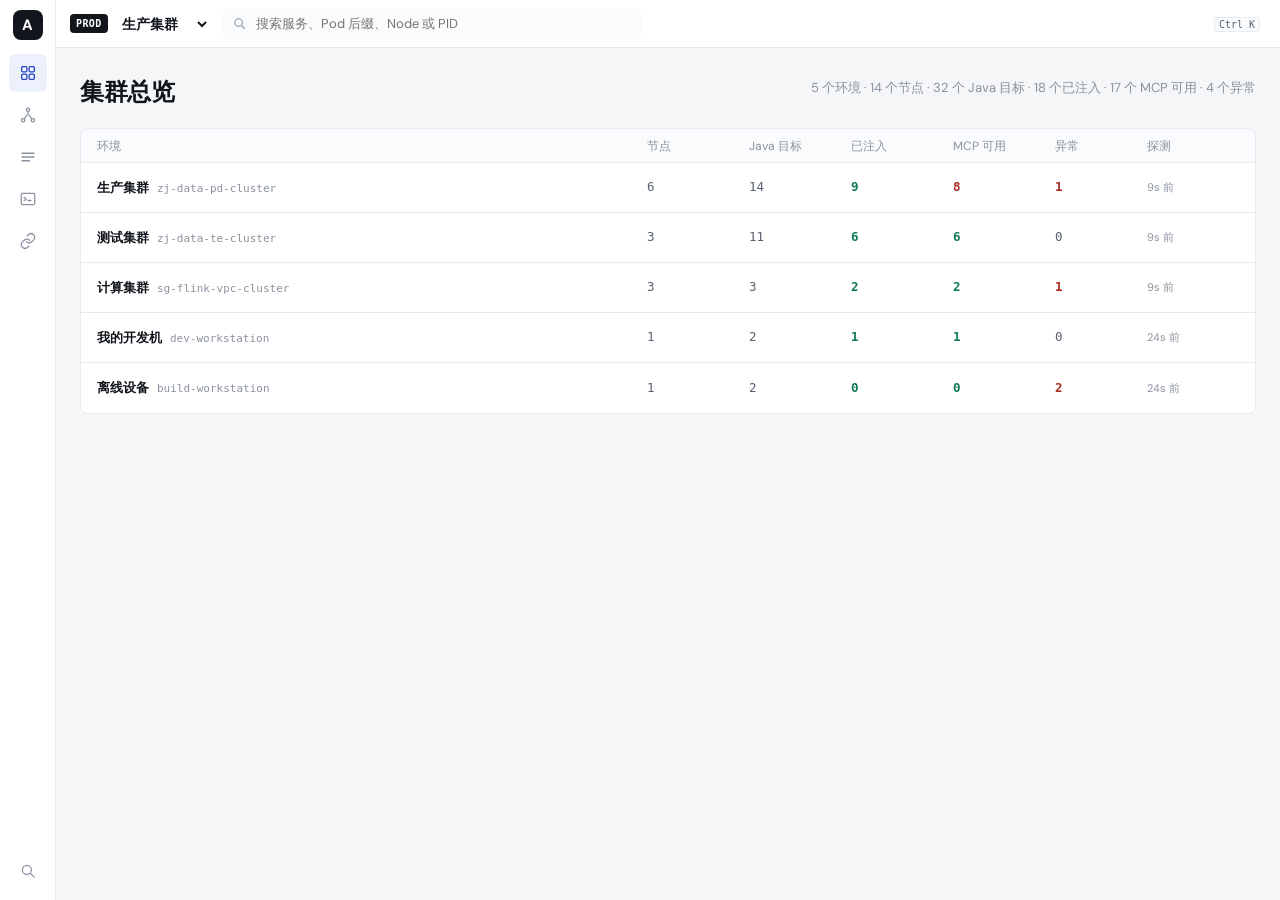
<file: docs/index.html>
<!doctype html>
<html lang="zh-CN"><head><meta charset="utf-8"><meta name="viewport" content="width=device-width,initial-scale=1"><meta http-equiv="refresh" content="0;url=preview/"><title>Arthas Workbench · UI preview</title></head><body><p><a href="preview/">打开 Arthas Workbench 交互原型（全部为模拟数据）</a></p><p><a href="https://github.com/hatricks-s/arthas-workbench">项目仓库与使用说明</a></p></body></html>
</file>
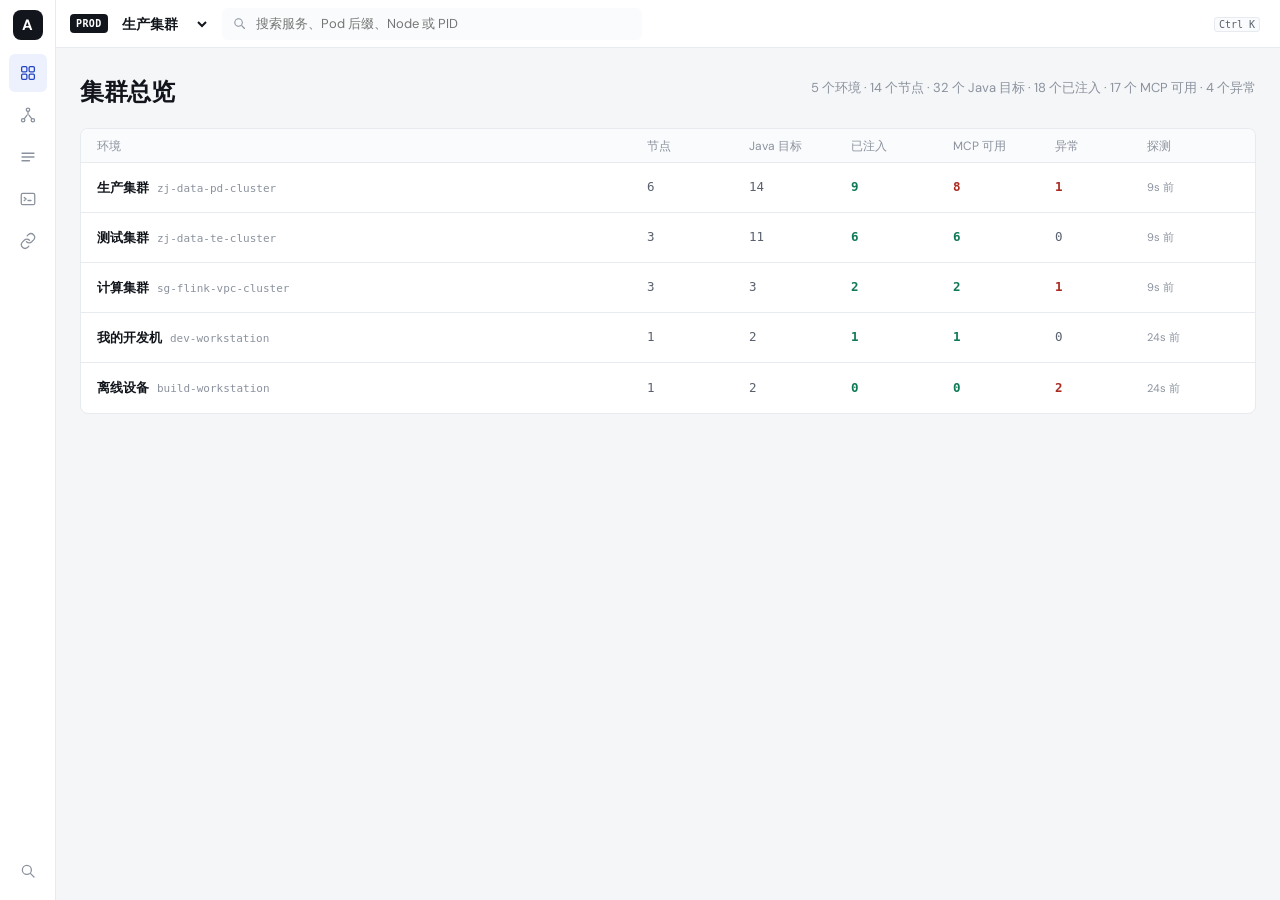
<file: ui-prototype/index.html>
<!doctype html>
<html lang="zh-CN">
  <head>
    <meta charset="utf-8" />
    <meta name="viewport" content="width=device-width, initial-scale=1" />
    <meta name="theme-color" content="#f5f6f8" />
    <meta
      name="description"
      content="Arthas Workbench 原型：同一屏完成目标选择、多副本对比与证据查看。"
    />
    <meta
      http-equiv="Content-Security-Policy"
      content="default-src 'none'; script-src 'self'; style-src 'self'; font-src 'self'; img-src 'self' data:; connect-src 'none'; base-uri 'none'; form-action 'none'"
    />
    <title>Arthas Workbench · Java 运行时诊断台</title>
    <link
      rel="icon"
      href="data:image/svg+xml,%3Csvg xmlns='http://www.w3.org/2000/svg' viewBox='0 0 32 32'%3E%3Crect width='32' height='32' rx='8' fill='%2312161c'/%3E%3Cpath d='M9 23 16 9l7 14M11.5 18h9' fill='none' stroke='%23fff' stroke-width='2.4' stroke-linecap='round' stroke-linejoin='round'/%3E%3C/svg%3E"
    />
    <link rel="preload" href="./fonts/DM-Sans.ttf" as="font" type="font/ttf" crossorigin />
    <link rel="stylesheet" href="./style.css" />
    <script src="./model.js" defer></script>
    <script src="./app.js" defer></script>
  </head>
  <body>
    <svg class="sprite" xmlns="http://www.w3.org/2000/svg" aria-hidden="true">
      <defs>
        <symbol id="i-grid" viewBox="0 0 24 24">
          <rect x="3.5" y="3.5" width="7" height="7" rx="1.5" />
          <rect x="13.5" y="3.5" width="7" height="7" rx="1.5" />
          <rect x="3.5" y="13.5" width="7" height="7" rx="1.5" />
          <rect x="13.5" y="13.5" width="7" height="7" rx="1.5" />
        </symbol>
        <symbol id="i-list" viewBox="0 0 24 24">
          <path d="M4 7h16M4 12h16M4 17h10" />
        </symbol>
        <symbol id="i-flow" viewBox="0 0 24 24">
          <circle cx="12" cy="5" r="2.3" />
          <circle cx="5.5" cy="19" r="2.3" />
          <circle cx="18.5" cy="19" r="2.3" />
          <path d="M12 7.3v4.2M10.4 12.6l-3 4M13.6 12.6l3 4" />
        </symbol>
        <symbol id="i-search" viewBox="0 0 24 24">
          <circle cx="10.5" cy="10.5" r="6" />
          <path d="m15.5 15.5 4.5 4.5" />
        </symbol>
        <symbol id="i-play" viewBox="0 0 24 24">
          <path d="m8 5 11 7-11 7V5Z" />
        </symbol>
        <symbol id="i-link" viewBox="0 0 24 24">
          <path d="M10 13a5 5 0 0 0 7 0l2.8-2.8a5 5 0 0 0-7-7L11 5" />
          <path d="M14 11a5 5 0 0 0-7 0l-2.8 2.8a5 5 0 0 0 7 7L13 19" />
        </symbol>
        <symbol id="i-close" viewBox="0 0 24 24">
          <path d="M6 6l12 12M18 6 6 18" />
        </symbol>
        <symbol id="i-alert" viewBox="0 0 24 24">
          <path d="M12 3.5 2.8 20h18.4L12 3.5Z" />
          <path d="M12 9.5v4.5m0 3h.01" />
        </symbol>
        <symbol id="i-check" viewBox="0 0 24 24">
          <path d="m5 12 4.5 4.5L19 7" />
        </symbol>
        <symbol id="i-chevron" viewBox="0 0 24 24">
          <path d="m8 10 4 4 4-4" />
        </symbol>
        <symbol id="i-terminal" viewBox="0 0 24 24">
          <rect x="3" y="4.5" width="18" height="15" rx="2" />
          <path d="m7 10 2.5 2L7 14m5 0h4" />
        </symbol>
        <symbol id="i-copy" viewBox="0 0 24 24">
          <rect x="9" y="9" width="11" height="11" rx="2" />
          <path d="M15 5.5V5a2 2 0 0 0-2-2H5a2 2 0 0 0-2 2v8a2 2 0 0 0 2 2h.5" />
        </symbol>
        <symbol id="i-bolt" viewBox="0 0 24 24">
          <path d="M13 2.5 4.5 14H11l-1 7.5L19.5 10H13l1-7.5Z" />
        </symbol>
        <symbol id="i-stop" viewBox="0 0 24 24">
          <rect x="6.5" y="6.5" width="11" height="11" rx="2" />
        </symbol>
      </defs>
    </svg>

    <a class="skip" href="#list">跳到目标列表</a>

    <div class="app">
      <!-- 左侧 56px 图标轨：只有三个入口 -->
      <nav class="rail" aria-label="主导航">
        <span class="rail-mark" aria-hidden="true">A</span>
        <button class="rail-btn" data-view="overview" aria-label="总览" title="集群总览 (1)">
          <svg class="ic"><use href="#i-grid" /></svg>
        </button>
        <button class="rail-btn" data-view="nodes" aria-label="集群" title="集群与节点 (2)">
          <svg class="ic"><use href="#i-flow" /></svg>
        </button>
        <button class="rail-btn" data-view="workbench" aria-label="诊断台" title="目标诊断 (3)">
          <svg class="ic"><use href="#i-list" /></svg>
        </button>
        <button class="rail-btn" data-view="ledger" aria-label="批次" title="批次账本 (4)">
          <svg class="ic"><use href="#i-terminal" /></svg>
        </button>
        <button class="rail-btn" data-view="pipeline" aria-label="链路" title="注入链路与 MCP (5)">
          <svg class="ic"><use href="#i-link" /></svg>
        </button>
        <button class="rail-btn rail-bottom" id="open-cmdk" aria-label="命令面板" title="命令面板 (Ctrl+K)">
          <svg class="ic"><use href="#i-search" /></svg>
        </button>
      </nav>

      <div class="shell">
        <!-- 48px 顶栏：环境 + 搜索，选中后原位变为执行条 -->
        <header class="topbar">
          <div class="env">
            <span class="tier" id="tier">PROD</span>
            <select id="env-select" aria-label="切换环境"></select>
          </div>

          <div class="topbar-slot" id="slot-idle">
            <label class="search">
              <svg class="ic sm"><use href="#i-search" /></svg>
              <input id="search" type="search" placeholder="搜索服务、Pod 后缀、Node 或 PID" aria-label="搜索目标" />
            </label>
          </div>

          <div class="topbar-slot" id="slot-action" hidden>
            <span class="sel-count" id="sel-count">已选 3 个</span>
            <select id="tool-select" class="tool-select" aria-label="诊断工具"></select>
            <input id="arg-class" class="arg" value="sample.orders.OrderOrchestrator" aria-label="类匹配" />
            <input id="arg-method" class="arg narrow" value="createOrder" aria-label="方法匹配" />
            <button class="btn-primary" id="run-btn" type="button">
              <svg class="ic sm"><use href="#i-play" /></svg><span>执行</span><kbd>⌘↵</kbd>
            </button>
            <button class="btn-text" id="clear-sel" type="button">取消</button>
          </div>

          <button class="kbd-hint" id="cmdk-btn" type="button" aria-label="打开命令面板">
            <kbd>Ctrl K</kbd>
          </button>
        </header>

        <!-- 视图一：集群总览 -->
        <main class="overview" id="view-overview" hidden>
          <div class="page">
            <header class="page-head">
              <h1>集群总览</h1>
              <p id="fleet-summary">正在汇总…</p>
            </header>
            <div class="fleet" id="fleet-table"></div>
          </div>
        </main>

        <!-- 视图二：集群与节点 -->
        <main class="nodes" id="view-nodes" hidden>
          <div class="page">
            <header class="page-head">
              <div>
                <h1 id="nodes-title">集群</h1>
                <p id="nodes-summary"></p>
              </div>
              <button class="btn-text" id="nodes-to-targets" type="button">查看目标列表</button>
            </header>
            <div class="node-table" id="node-table"></div>
          </div>
        </main>

        <!-- 视图三：目标列表 + 证据 -->
        <main class="workbench" id="view-workbench">
          <section class="targets" aria-label="诊断目标">
            <div class="list-head">
              <span class="list-title">
                <button class="back-link" id="targets-back" type="button" aria-label="返回节点视图">← 节点</button>
                <strong id="target-count">14</strong> 个目标
              </span>
              <label class="ns-filter">
                <select id="ns-select" aria-label="按 Namespace 筛选"></select>
              </label>
            </div>
            <div class="list" id="list" tabindex="-1"></div>
            <div class="list-foot" id="list-foot"></div>
          </section>

          <section class="evidence" id="evidence" aria-label="诊断证据"></section>
        </main>

        <!-- 视图二：批次账本 -->
        <main class="ledger" id="view-ledger" hidden>
          <section class="ledger-list">
            <div class="ledger-head">
              <h1>批次</h1>
              <div class="ledger-tools">
                <input id="ledger-search" type="search" placeholder="搜索批次或实例" aria-label="搜索批次" />
                <select id="ledger-source" aria-label="按来源筛选">
                  <option value="all">全部来源</option>
                  <option value="web">Web</option>
                  <option value="mcp">MCP</option>
                </select>
              </div>
            </div>
            <div class="ledger-rows" id="ledger-rows"></div>
          </section>
          <section class="evidence" id="ledger-evidence" aria-label="批次证据"></section>
        </main>

        <!-- 视图三：注入链路与 MCP -->
        <main class="pipeline" id="view-pipeline" hidden>
          <div class="pipeline-inner">
            <h1>目标接入链路</h1>
            <p class="lead">浏览器只负责选择与查看。连接、注入与执行由服务器侧的 K8s 通道完成。</p>

            <ol class="steps">
              <li>
                <h2>K8s WebSocket 通道</h2>
                <p>服务端用 <code>v4.channel.k8s.io</code> 直接复用 APIServer 连接，不再为每个目标启动 <code>kubectl port-forward</code> 进程，也不占用本地端口。</p>
              </li>
              <li>
                <h2>按需注入</h2>
                <p>发现目标不等于已挂载。执行诊断时才下发精简包并调用 <code>jattach</code>，不启动第二个 JVM；<code>/tmp</code> 已有同版本包则直接复用。</p>
              </li>
              <li>
                <h2>身份固定</h2>
                <p>执行前确认 Pod UID、容器与真实 Java PID（容器内通常不是 1 号进程）。Pod 重建后旧任务中断，不会在新实例上重放。</p>
              </li>
              <li>
                <h2>本机开发机</h2>
                <p>同事电脑通过一次配对建立反向连接，扫描本机 JVM 无需配置 <code>JAVA_HOME</code>。</p>
              </li>
            </ol>

            <section class="mcp">
              <div class="mcp-head">
                <h2>MCP 接入</h2>
                <button class="btn-text" id="copy-mcp" type="button">
                  <svg class="ic sm"><use href="#i-copy" /></svg>复制
                </button>
              </div>
              <pre id="mcp-config">{
  "mcpServers": {
    "arthas-workbench": {
      "type": "streamable-http",
      "url": "https://arthas.example.internal/mcp",
      "headers": { "Authorization": "Bearer &lt;token&gt;" }
    }
  }
}</pre>
              <table class="env-table">
                <thead><tr><th>环境</th><th>通道</th><th>就绪</th><th></th></tr></thead>
                <tbody id="env-rows"></tbody>
              </table>
            </section>
          </div>
        </main>
      </div>
    </div>

    <dialog class="palette" id="palette" aria-label="命令面板">
      <div class="palette-box">
        <input id="palette-input" type="text" placeholder="输入命令或搜索目标" autocomplete="off" />
        <div class="palette-list" id="palette-list"></div>
      </div>
    </dialog>

    <dialog class="sheet" id="sheet" aria-labelledby="sheet-title">
      <div class="sheet-box">
        <header class="sheet-head">
          <h2 id="sheet-title">详情</h2>
          <button class="icon-btn" id="sheet-close" type="button" aria-label="关闭">
            <svg class="ic sm"><use href="#i-close" /></svg>
          </button>
        </header>
        <div class="sheet-body" id="sheet-body"></div>
      </div>
    </dialog>

    <p class="toast" id="toast" role="status" aria-live="polite" hidden></p>
  </body>
</html>
</file>
<file: ui-prototype/style.css>
@font-face {
  font-family: "DM Sans";
  src: url("./fonts/DM-Sans.ttf") format("truetype");
  font-weight: 100 900;
  font-display: swap;
}

/* =========================================================
   Tokens — one light system. Code/stack evidence is the only
   dark surface, and it is always a contained block.
   ========================================================= */
:root {
  --bg: #f5f6f8;
  --surface: #ffffff;
  --surface-2: #fafbfc;
  --hover: #f3f5f8;
  --selected: #eef2fe;

  --ink: #12161c;
  --ink-2: #59616e;
  --ink-3: #8b929e;

  --line: #e7eaef;
  --line-strong: #d7dce4;

  --accent: #2f5bea;
  --accent-ink: #2546c0;
  --accent-bg: #edf1fe;

  --ok: #0f7a55;
  --ok-bg: #e8f5ef;
  --warn: #946000;
  --warn-bg: #fbf2e1;
  --bad: #ab2b21;
  --bad-bg: #fcebe9;

  --code: #12161d;
  --code-2: #1a202a;
  --code-ink: #e7eaf0;
  --code-ink-2: #9aa4b4;

  --sans: "DM Sans", "PingFang SC", "Hiragino Sans GB", "Microsoft YaHei UI", system-ui, sans-serif;
  --mono: "JetBrains Mono", "Cascadia Code", "SFMono-Regular", Consolas, monospace;

  --r: 6px;
  --ease: cubic-bezier(0.16, 1, 0.3, 1);
}

*,
*::before,
*::after {
  box-sizing: border-box;
}

[hidden] {
  display: none !important;
}

html,
body {
  height: 100%;
  margin: 0;
  background: var(--bg);
  color: var(--ink);
  font-family: var(--sans);
  font-size: 14px;
  line-height: 1.5;
  font-variant-numeric: tabular-nums;
  -webkit-font-smoothing: antialiased;
  overflow: hidden;
}

button,
input,
select {
  font: inherit;
  color: inherit;
}

button {
  cursor: pointer;
  border: 0;
  background: none;
}

button:disabled {
  cursor: not-allowed;
  opacity: 0.45;
}

:focus-visible {
  outline: 2px solid var(--accent);
  outline-offset: 1px;
}

.sprite {
  position: absolute;
  width: 0;
  height: 0;
}

.list,
.evidence,
.ledger-rows,
.palette-list,
.sheet-body,
.pipeline {
  scrollbar-width: thin;
  scrollbar-color: var(--line-strong) transparent;
}

.list::-webkit-scrollbar,
.evidence::-webkit-scrollbar,
.ledger-rows::-webkit-scrollbar,
.palette-list::-webkit-scrollbar,
.sheet-body::-webkit-scrollbar,
.pipeline::-webkit-scrollbar {
  width: 11px;
  height: 11px;
}

.list::-webkit-scrollbar-thumb,
.evidence::-webkit-scrollbar-thumb,
.ledger-rows::-webkit-scrollbar-thumb,
.palette-list::-webkit-scrollbar-thumb,
.sheet-body::-webkit-scrollbar-thumb,
.pipeline::-webkit-scrollbar-thumb {
  border: 3px solid transparent;
  border-radius: 8px;
  background-clip: content-box;
  background-color: #cfd5df;
}

.list::-webkit-scrollbar-thumb:hover,
.evidence::-webkit-scrollbar-thumb:hover {
  background-color: #b3bccb;
}

.ic {
  width: 18px;
  height: 18px;
  fill: none;
  stroke: currentColor;
  stroke-width: 1.7;
  stroke-linecap: round;
  stroke-linejoin: round;
  flex: none;
}

.ic.sm {
  width: 15px;
  height: 15px;
}

.skip {
  position: fixed;
  top: -40px;
  left: 12px;
  z-index: 50;
  padding: 8px 12px;
  background: var(--ink);
  color: #fff;
  border-radius: var(--r);
  text-decoration: none;
}

.skip:focus {
  top: 8px;
}

/* =========================================================
   Frame
   ========================================================= */
.app {
  display: grid;
  grid-template-columns: 56px minmax(0, 1fr);
  height: 100dvh;
}

.rail {
  display: flex;
  flex-direction: column;
  align-items: center;
  gap: 4px;
  padding: 10px 0;
  background: var(--surface);
  border-right: 1px solid var(--line);
}

.rail-mark {
  display: grid;
  place-items: center;
  width: 30px;
  height: 30px;
  margin-bottom: 10px;
  border-radius: 8px;
  background: var(--ink);
  color: #fff;
  font-weight: 700;
  font-size: 15px;
}

.rail-btn {
  display: grid;
  place-items: center;
  width: 38px;
  height: 38px;
  border-radius: var(--r);
  color: var(--ink-3);
  transition: background 120ms var(--ease), color 120ms var(--ease);
}

.rail-btn:hover {
  background: var(--hover);
  color: var(--ink);
}

.rail-btn[aria-current="page"] {
  background: var(--accent-bg);
  color: var(--accent-ink);
}

.rail-bottom {
  margin-top: auto;
}

.shell {
  display: flex;
  flex-direction: column;
  min-width: 0;
  height: 100dvh;
}

/* =========================================================
   Topbar — exactly one row, 48px
   ========================================================= */
.topbar {
  display: flex;
  align-items: center;
  gap: 12px;
  height: 48px;
  flex: none;
  padding: 0 14px;
  background: var(--surface);
  border-bottom: 1px solid var(--line);
}

.env {
  display: flex;
  align-items: center;
  gap: 8px;
  flex: none;
}

.tier {
  padding: 2px 6px;
  border-radius: 4px;
  background: var(--ink);
  color: #fff;
  font-family: var(--mono);
  font-size: 10px;
  font-weight: 700;
  letter-spacing: 0.04em;
}

.tier[data-tier="TEST"] {
  background: #33415c;
}

.tier[data-tier="DATA"] {
  background: #1f4d43;
}

.tier[data-tier="LOCAL"] {
  background: #3d4a5c;
}

.tier[data-tier="OFFLINE"] {
  background: #6b7482;
}

#env-select {
  max-width: 240px;
  padding: 4px 2px;
  border: 0;
  background: transparent;
  font-size: 14px;
  font-weight: 600;
  cursor: pointer;
}

#env-select:focus {
  outline: none;
}

.topbar-slot {
  display: flex;
  align-items: center;
  gap: 8px;
  flex: 1;
  min-width: 0;
}

/* Search is a quiet input, not a bordered field everywhere */
.search {
  display: flex;
  align-items: center;
  gap: 7px;
  flex: 1;
  max-width: 420px;
  height: 32px;
  padding: 0 10px;
  border-radius: var(--r);
  background: var(--surface-2);
  color: var(--ink-3);
  transition: background 120ms var(--ease), box-shadow 120ms var(--ease);
}

.search:focus-within {
  background: var(--surface);
  box-shadow: inset 0 0 0 1px var(--line-strong);
}

.search input {
  flex: 1;
  min-width: 0;
  border: 0;
  background: transparent;
  font-size: 13px;
  color: var(--ink);
}

.search input:focus {
  outline: none;
}

.sel-count {
  font-size: 13px;
  font-weight: 600;
  white-space: nowrap;
}

.tool-select {
  height: 30px;
  padding: 0 26px 0 8px;
  border: 1px solid var(--line-strong);
  border-radius: var(--r);
  background: var(--surface);
  font-size: 13px;
  font-weight: 500;
  cursor: pointer;
}

.arg {
  width: 240px;
  min-width: 90px;
  height: 30px;
  padding: 0 8px;
  border: 1px solid var(--line-strong);
  border-radius: var(--r);
  background: var(--surface);
  font-family: var(--mono);
  font-size: 12px;
}

.arg.narrow {
  width: 120px;
}

.btn-primary {
  display: inline-flex;
  align-items: center;
  gap: 6px;
  height: 30px;
  padding: 0 10px;
  border-radius: var(--r);
  background: var(--accent);
  color: #fff;
  font-size: 13px;
  font-weight: 600;
  white-space: nowrap;
  transition: background 120ms var(--ease);
}

.btn-primary:hover {
  background: var(--accent-ink);
}

.btn-primary kbd,
.kbd-hint kbd {
  padding: 1px 4px;
  border-radius: 3px;
  font-family: var(--mono);
  font-size: 10px;
  font-weight: 500;
}

.btn-primary kbd {
  background: rgba(255, 255, 255, 0.18);
  color: rgba(255, 255, 255, 0.9);
}

.btn-text {
  display: inline-flex;
  align-items: center;
  gap: 5px;
  height: 30px;
  padding: 0 6px;
  border-radius: var(--r);
  color: var(--ink-2);
  font-size: 13px;
  white-space: nowrap;
}

.btn-text:hover {
  color: var(--ink);
  background: var(--hover);
}

.kbd-hint {
  flex: none;
  padding: 3px 6px;
  border-radius: 4px;
  color: var(--ink-3);
}

.kbd-hint kbd {
  background: var(--surface-2);
  border: 1px solid var(--line);
  color: var(--ink-2);
}

/* =========================================================
   Workbench: list + evidence
   ========================================================= */
.workbench {
  display: grid;
  grid-template-columns: clamp(320px, 27%, 430px) minmax(0, 1fr);
  flex: 1;
  min-height: 0;
  background: var(--bg);
}

.targets {
  display: flex;
  flex-direction: column;
  min-width: 0;
  min-height: 0;
  background: var(--surface);
  border-right: 1px solid var(--line);
}

.list-head {
  display: flex;
  align-items: center;
  justify-content: space-between;
  gap: 8px;
  height: 38px;
  flex: none;
  padding: 0 14px;
  border-bottom: 1px solid var(--line);
}

.list-title {
  font-size: 12px;
  color: var(--ink-3);
}

.list-title strong {
  color: var(--ink);
  font-family: var(--mono);
  font-size: 13px;
  font-weight: 600;
}

.ns-filter select {
  max-width: 190px;
  border: 0;
  background: transparent;
  color: var(--ink-2);
  font-size: 12px;
  cursor: pointer;
}

.ns-filter select:focus {
  outline: none;
}

.list {
  flex: 1;
  min-height: 0;
  overflow: auto;
  padding-bottom: 8px;
}

.list:focus {
  outline: none;
}

.group {
  padding: 16px 14px 6px;
  font-size: 12px;
  color: var(--ink-3);
  display: flex;
  align-items: baseline;
  gap: 6px;
}

.group strong {
  color: var(--ink-2);
  font-weight: 600;
}

.group span {
  font-family: var(--mono);
  font-size: 11px;
}

.row {
  display: grid;
  grid-template-columns: 18px minmax(0, 1fr) auto 58px;
  align-items: center;
  gap: 10px;
  height: 44px;
  padding: 0 14px;
  cursor: pointer;
  border-left: 2px solid transparent;
  transition: background 100ms var(--ease);
}

.row:hover {
  background: var(--hover);
}

.row.focused {
  background: var(--surface-2);
  border-left-color: var(--accent);
}

.row.checked {
  background: var(--selected);
  border-left-color: var(--accent);
}

.row input[type="checkbox"] {
  width: 15px;
  height: 15px;
  accent-color: var(--accent);
  cursor: pointer;
}

.row-main {
  display: flex;
  align-items: baseline;
  gap: 7px;
  min-width: 0;
}

.row-id {
  font-family: var(--mono);
  font-size: 13px;
  font-weight: 500;
  color: var(--ink);
  white-space: nowrap;
}

.row-gen {
  padding: 0 4px;
  border-radius: 3px;
  background: var(--warn-bg);
  color: var(--warn);
  font-family: var(--mono);
  font-size: 10.5px;
  font-weight: 600;
}

.row-state {
  display: inline-flex;
  align-items: center;
  gap: 5px;
  font-size: 12px;
  color: var(--ink-2);
  white-space: nowrap;
}

.dot {
  width: 6px;
  height: 6px;
  border-radius: 50%;
  flex: none;
  background: var(--ink-3);
}

.dot.ready {
  background: var(--ok);
}

.dot.mounting {
  background: var(--warn);
}

.dot.discovered {
  background: transparent;
  box-shadow: inset 0 0 0 1.5px var(--ink-3);
}

.dot.offline {
  background: var(--line-strong);
}

.row-metric {
  text-align: right;
  font-family: var(--mono);
  font-size: 12.5px;
  color: var(--ink-2);
}

.row-metric.hot {
  color: var(--bad);
  font-weight: 600;
}

.list-foot {
  flex: none;
  padding: 8px 14px;
  border-top: 1px solid var(--line);
  font-size: 12px;
  color: var(--ink-3);
  min-height: 33px;
}

.empty {
  padding: 28px 14px;
  font-size: 13px;
  color: var(--ink-3);
  text-align: center;
}

/* =========================================================
   Evidence pane
   ========================================================= */
.evidence {
  display: flex;
  flex-direction: column;
  align-items: stretch;
  min-width: 0;
  min-height: 0;
  overflow: auto;
  background: var(--bg);
  padding: 0 24px;
}

.ev-inner {
  display: flex;
  flex-direction: column;
  width: 100%;
  max-width: 1240px;
  margin: 0 auto;
}

.ev-head {
  position: sticky;
  top: 0;
  z-index: 2;
  display: flex;
  align-items: flex-start;
  justify-content: space-between;
  gap: 12px;
  padding: 18px 0 12px;
  background: var(--bg);
}

.ev-head h1 {
  margin: 0;
  font-size: 20px;
  font-weight: 650;
  letter-spacing: -0.01em;
}

.ev-sub {
  margin-top: 3px;
  font-size: 12px;
  color: var(--ink-3);
  font-family: var(--mono);
}

.ev-actions {
  display: flex;
  align-items: center;
  gap: 4px;
  flex: none;
}

.ghost-btn {
  display: inline-flex;
  align-items: center;
  gap: 6px;
  height: 30px;
  padding: 0 9px;
  border-radius: var(--r);
  color: var(--ink-2);
  font-size: 12.5px;
  white-space: nowrap;
}

.ghost-btn:hover {
  background: var(--surface);
  color: var(--ink);
}

.run-picker {
  height: 30px;
  max-width: 300px;
  padding: 0 24px 0 8px;
  border: 1px solid var(--line-strong);
  border-radius: var(--r);
  background: var(--surface);
  font-size: 12.5px;
  color: var(--ink-2);
  cursor: pointer;
}

.back-btn {
  display: none;
}

.verdict {
  display: flex;
  align-items: baseline;
  gap: 8px;
  margin: 0;
  padding: 10px 0 12px;
  border-bottom: 1px solid var(--line);
  font-size: 14px;
  line-height: 1.5;
}

.verdict .dot {
  width: 7px;
  height: 7px;
  transform: translateY(-1px);
}

.verdict.bad {
  color: var(--bad);
}

.verdict .hint {
  margin-left: auto;
  font-size: 12px;
  color: var(--ink-3);
  font-family: var(--mono);
  white-space: nowrap;
}

/* Replica lanes: rows, not cards */
.lanes {
  margin: 6px 0 0;
}

.lane {
  display: grid;
  grid-template-columns: minmax(0, 1fr) max-content;
  gap: 5px 12px;
  padding: 9px 0;
  border-bottom: 1px solid var(--line);
  cursor: pointer;
}

.lane:last-child {
  border-bottom: 0;
}

.lane-top {
  display: flex;
  align-items: baseline;
  gap: 8px;
  min-width: 0;
}

.lane-name {
  font-family: var(--mono);
  font-size: 12.5px;
  white-space: nowrap;
  overflow: hidden;
  text-overflow: ellipsis;
}

.lane-flag {
  font-size: 11px;
  color: var(--bad);
  white-space: nowrap;
}

.lane-value {
  text-align: right;
  font-family: var(--mono);
  font-size: 12.5px;
  font-weight: 600;
  white-space: nowrap;
}

.lane-value.bad {
  color: var(--bad);
}

.lane-value.ok {
  color: var(--ink-2);
  font-weight: 500;
}

.lane-value.muted {
  color: var(--ink-3);
  font-weight: 400;
}

.lane-track {
  grid-column: 1 / -1;
  height: 2px;
  background: var(--line);
  border-radius: 2px;
  overflow: hidden;
}

.lane-track svg {
  display: block;
  width: 100%;
  height: 2px;
}

.lane-fill {
  fill: var(--ok);
}

.lane-fill.bad {
  fill: var(--bad);
}

.lane-fill.pending {
  fill: var(--warn);
}

.lane.active .lane-name {
  color: var(--accent-ink);
  font-weight: 600;
}

/* Detail */
.detail {
  margin: 16px 0 28px;
  background: var(--surface);
  border: 1px solid var(--line);
  border-radius: 8px;
  overflow: hidden;
}

.detail-head {
  display: flex;
  align-items: baseline;
  gap: 10px;
  padding: 13px 16px;
  border-bottom: 1px solid var(--line);
}

.detail-head strong {
  font-family: var(--mono);
  font-size: 12.5px;
  font-weight: 600;
}

.detail-head span {
  font-size: 12px;
  color: var(--ink-3);
}

.detail-head .metric {
  margin-left: auto;
  font-family: var(--mono);
  font-size: 12.5px;
  font-weight: 600;
}

.detail-note {
  padding: 10px 16px;
  font-size: 13px;
  color: var(--ink-2);
  border-bottom: 1px solid var(--line);
}

/* Flame rows */
.flame {
  padding: 8px 10px;
}

.flame-row {
  position: relative;
  display: flex;
  align-items: center;
  gap: 12px;
  min-height: 30px;
  padding: 5px 10px;
  border-radius: 4px;
  font-family: var(--mono);
  font-size: 12px;
}

.flame-row + .flame-row {
  margin-top: 2px;
}

.fill-svg {
  position: absolute;
  inset: 0;
  width: 100%;
  height: 100%;
  pointer-events: none;
}

.fill-rect {
  fill: #eef1f6;
}

.fill-rect.warn {
  fill: #f6ecdb;
}

.fill-rect.bad {
  fill: #f8e3e0;
}

.flame-row .sig {
  position: relative;
  flex: 1;
  min-width: 0;
  overflow: hidden;
  text-overflow: ellipsis;
  white-space: nowrap;
  color: var(--ink);
}

.flame-row .cost {
  position: relative;
  font-weight: 600;
  color: var(--ink-2);
  white-space: nowrap;
}

.flame-row .cost.warn {
  color: var(--warn);
}

.flame-row .cost.bad {
  color: var(--bad);
}

.flame-row.d1 {
  padding-left: 26px;
}

.flame-row.d2 {
  padding-left: 44px;
}

/* Thread stack — the only dark surface */
.thread {
  border-top: 1px solid var(--line);
}

.thread-head {
  display: flex;
  align-items: center;
  gap: 8px;
  padding: 11px 16px 8px;
  font-family: var(--mono);
  font-size: 12.5px;
}

.thread-head .state {
  padding: 1px 6px;
  border-radius: 3px;
  font-size: 11px;
  font-weight: 700;
}

.state.BLOCKED {
  background: var(--bad-bg);
  color: var(--bad);
}

.state.RUNNABLE {
  background: var(--ok-bg);
  color: var(--ok);
}

.state.WAITING,
.state.TIMED_WAITING {
  background: #eef1f6;
  color: var(--ink-2);
}

.thread-head .cpu {
  margin-left: auto;
  color: var(--ink-2);
  font-weight: 600;
}

.thread-note {
  margin: 0 16px 8px;
  font-size: 12px;
  color: var(--bad);
  font-family: var(--mono);
}

.stack {
  margin: 0;
  padding: 12px 16px;
  background: var(--code);
  color: var(--code-ink);
  font-family: var(--mono);
  font-size: 11.5px;
  line-height: 1.7;
  overflow-x: auto;
  white-space: pre;
}

.stack .frame-arrow {
  color: var(--code-ink-2);
}

/* Tables inside evidence (JVM props, samples) */
.kv {
  width: 100%;
  border-collapse: collapse;
  font-size: 13px;
}

.kv th,
.kv td {
  padding: 9px 16px;
  border-top: 1px solid var(--line);
  text-align: left;
  vertical-align: top;
}

.kv th {
  width: 32%;
  color: var(--ink-3);
  font-weight: 500;
  font-family: var(--mono);
  font-size: 12px;
}

.kv td {
  font-family: var(--mono);
  font-size: 12.5px;
  word-break: break-word;
}

/* Progress */
.progress {
  padding: 18px 16px;
  border-bottom: 1px solid var(--line);
}

.progress h3 {
  margin: 0 0 4px;
  font-size: 14px;
  font-weight: 600;
}

.progress p {
  margin: 0;
  font-size: 12.5px;
  color: var(--ink-2);
}

.steps-line {
  display: flex;
  gap: 18px;
  margin-top: 10px;
  flex-wrap: wrap;
}

.step {
  font-size: 12px;
  color: var(--ink-3);
  display: flex;
  align-items: center;
  gap: 6px;
}

.step.done {
  color: var(--ok);
}

.step.active {
  color: var(--accent-ink);
  font-weight: 600;
}

.step .dot {
  width: 5px;
  height: 5px;
}

.ev-empty {
  padding: 28px 22px;
  color: var(--ink-3);
  font-size: 13px;
  max-width: 520px;
  line-height: 1.7;
}

/* =========================================================
   Overview & cluster nodes
   ========================================================= */
.overview,
.nodes {
  flex: 1;
  min-height: 0;
  overflow: auto;
  background: var(--bg);
}

.page {
  max-width: 1240px;
  margin: 0 auto;
  padding: 26px 24px 40px;
}

.page-head {
  display: flex;
  align-items: flex-start;
  justify-content: space-between;
  gap: 16px;
  margin-bottom: 18px;
}

.page-head h1 {
  margin: 0;
  font-size: 24px;
  font-weight: 650;
  letter-spacing: -0.015em;
}

.page-head p {
  margin: 4px 0 0;
  font-size: 13px;
  color: var(--ink-3);
}

.fleet,
.node-table {
  background: var(--surface);
  border: 1px solid var(--line);
  border-radius: 8px;
  overflow: hidden;
}

.fleet-row,
.node-row {
  display: grid;
  align-items: center;
  gap: 12px;
  padding: 0 16px;
  min-height: 50px;
  border-bottom: 1px solid var(--line);
  font-size: 13px;
}

.fleet-row:last-child,
.node-row:last-child {
  border-bottom: 0;
}

.fleet-row {
  grid-template-columns: minmax(0, 1.6fr) 90px 90px 90px 90px 80px 92px;
  cursor: pointer;
}

.node-row {
  grid-template-columns: minmax(150px, 1.4fr) 70px 80px 90px minmax(120px, 1fr) 92px 22px;
  cursor: pointer;
}

.fleet-row:hover,
.node-row:hover {
  background: var(--hover);
}

.fleet-row.head,
.node-row.head {
  min-height: 34px;
  background: var(--surface-2);
  font-size: 12px;
  color: var(--ink-3);
  cursor: default;
}

.fleet-name,
.node-name {
  display: flex;
  align-items: baseline;
  gap: 8px;
  font-weight: 600;
  white-space: nowrap;
  overflow: hidden;
  text-overflow: ellipsis;
}

.fleet-name small,
.node-name small {
  font-family: var(--mono);
  font-size: 11px;
  color: var(--ink-3);
  font-weight: 400;
}

.n {
  font-family: var(--mono);
  font-size: 12.5px;
  color: var(--ink-2);
}

.n.bad {
  color: var(--bad);
  font-weight: 600;
}

.n.ok {
  color: var(--ok);
  font-weight: 600;
}

.ns-list {
  display: flex;
  gap: 4px;
  flex-wrap: wrap;
  min-width: 0;
}

.ns-chip {
  padding: 1px 6px;
  border-radius: 3px;
  background: var(--surface-2);
  border: 1px solid var(--line);
  font-family: var(--mono);
  font-size: 10.5px;
  color: var(--ink-2);
  white-space: nowrap;
}

.ns-chip.more {
  background: transparent;
  border-style: dashed;
  color: var(--ink-3);
}

.chev {
  color: var(--ink-3);
  font-size: 11px;
  transition: transform 140ms var(--ease);
}

.node-row.open .chev {
  transform: rotate(90deg);
}

.node-detail {
  background: var(--surface-2);
  border-bottom: 1px solid var(--line);
  padding: 10px 16px 14px 34px;
}

.node-detail:last-child {
  border-bottom: 0;
}

.ns-row {
  display: grid;
  grid-template-columns: minmax(150px, 1.4fr) 70px 80px 90px 92px;
  gap: 12px;
  align-items: center;
  padding: 7px 0;
  border-bottom: 1px dashed var(--line);
  font-size: 12.5px;
  cursor: pointer;
}

.ns-row:last-child {
  border-bottom: 0;
}

.ns-row:hover .ns-name {
  color: var(--accent-ink);
}

.ns-name {
  font-family: var(--mono);
  font-size: 12px;
}

.muted-cap {
  font-size: 11px;
  color: var(--ink-3);
}

.back-link {
  margin-right: 10px;
  padding: 2px 6px;
  border-radius: 4px;
  color: var(--ink-3);
  font-size: 12px;
}

.back-link:hover {
  background: var(--hover);
  color: var(--ink);
}

/* =========================================================
   Ledger
   ========================================================= */
.ledger {
  display: grid;
  grid-template-columns: minmax(340px, 380px) minmax(0, 1fr);
  flex: 1;
  min-height: 0;
  background: var(--bg);
}

.ledger-list {
  display: flex;
  flex-direction: column;
  min-height: 0;
  background: var(--surface);
  border-right: 1px solid var(--line);
}

.ledger-head {
  padding: 16px 16px 12px;
  border-bottom: 1px solid var(--line);
}

.ledger-head h1 {
  margin: 0 0 10px;
  font-size: 18px;
  font-weight: 650;
}

.ledger-tools {
  display: flex;
  gap: 6px;
}

.ledger-tools input {
  flex: 1;
  min-width: 0;
  height: 30px;
  padding: 0 9px;
  border: 1px solid var(--line-strong);
  border-radius: var(--r);
  font-size: 12.5px;
}

.ledger-tools select {
  height: 30px;
  padding: 0 22px 0 8px;
  border: 1px solid var(--line-strong);
  border-radius: var(--r);
  background: var(--surface);
  font-size: 12.5px;
}

.ledger-rows {
  flex: 1;
  min-height: 0;
  overflow: auto;
}

.ledger-row {
  display: block;
  width: 100%;
  padding: 11px 16px;
  border-bottom: 1px solid var(--line);
  text-align: left;
  border-left: 2px solid transparent;
}

.ledger-row:hover {
  background: var(--hover);
}

.ledger-row.active {
  background: var(--selected);
  border-left-color: var(--accent);
}

.ledger-row .t {
  display: flex;
  align-items: baseline;
  justify-content: space-between;
  gap: 8px;
  font-size: 13.5px;
  font-weight: 500;
}

.ledger-row .src {
  font-family: var(--mono);
  font-size: 10px;
  font-weight: 600;
  color: var(--ink-3);
  letter-spacing: 0.04em;
}

.ledger-row .src.mcp {
  color: var(--accent-ink);
}

.ledger-row .s {
  margin-top: 2px;
  font-size: 12px;
  color: var(--ink-3);
  font-family: var(--mono);
}

/* =========================================================
   Pipeline
   ========================================================= */
.pipeline {
  flex: 1;
  min-height: 0;
  overflow: auto;
  background: var(--bg);
}

.pipeline-inner {
  max-width: 760px;
  margin: 0 auto;
  padding: 32px 24px 48px;
}

.pipeline h1 {
  margin: 0;
  font-size: 24px;
  font-weight: 650;
  letter-spacing: -0.015em;
}

.lead {
  margin: 6px 0 26px;
  font-size: 14px;
  color: var(--ink-2);
  max-width: 60ch;
}

.steps {
  margin: 0;
  padding: 0;
  list-style: none;
  border-top: 1px solid var(--line);
}

.steps li {
  display: grid;
  grid-template-columns: 190px minmax(0, 1fr);
  gap: 18px;
  padding: 16px 0;
  border-bottom: 1px solid var(--line);
}

.steps h2 {
  margin: 0;
  font-size: 14px;
  font-weight: 600;
}

.steps p {
  margin: 0;
  font-size: 13px;
  color: var(--ink-2);
  line-height: 1.65;
}

code {
  padding: 1px 5px;
  border-radius: 4px;
  background: var(--surface);
  border: 1px solid var(--line);
  font-family: var(--mono);
  font-size: 11.5px;
}

.mcp {
  margin-top: 32px;
}

.mcp-head {
  display: flex;
  align-items: center;
  justify-content: space-between;
  margin-bottom: 10px;
}

.mcp h2 {
  margin: 0;
  font-size: 14px;
  font-weight: 600;
}

.mcp pre {
  margin: 0;
  padding: 16px;
  border-radius: 8px;
  background: var(--code);
  color: var(--code-ink);
  font-family: var(--mono);
  font-size: 11.5px;
  line-height: 1.65;
  overflow-x: auto;
}

.env-table {
  width: 100%;
  margin-top: 16px;
  border-collapse: collapse;
  font-size: 13px;
}

.env-table th,
.env-table td {
  padding: 9px 8px;
  border-bottom: 1px solid var(--line);
  text-align: left;
}

.env-table th {
  color: var(--ink-3);
  font-weight: 500;
  font-size: 12px;
}

.env-table td:last-child {
  text-align: right;
}

.env-table code {
  background: transparent;
  border: 0;
  padding: 0;
  color: var(--ink-2);
}

/* =========================================================
   Palette & sheet
   ========================================================= */
.palette,
.sheet {
  padding: 0;
  border: 0;
  background: transparent;
  max-width: min(560px, 92vw);
  width: 100%;
}

.palette::backdrop,
.sheet::backdrop {
  background: rgba(18, 22, 28, 0.32);
}

.palette-box {
  background: var(--surface);
  border: 1px solid var(--line-strong);
  border-radius: 10px;
  box-shadow: 0 18px 40px rgba(18, 22, 28, 0.18);
  overflow: hidden;
}

#palette-input {
  width: 100%;
  height: 48px;
  padding: 0 16px;
  border: 0;
  border-bottom: 1px solid var(--line);
  font-size: 14px;
}

#palette-input:focus {
  outline: none;
}

.palette-list {
  max-height: 320px;
  overflow: auto;
  padding: 6px;
}

.palette-item {
  display: flex;
  align-items: center;
  justify-content: space-between;
  gap: 12px;
  width: 100%;
  padding: 9px 10px;
  border-radius: var(--r);
  text-align: left;
  font-size: 13px;
}

.palette-item:hover,
.palette-item.active {
  background: var(--hover);
}

.palette-item small {
  color: var(--ink-3);
  font-family: var(--mono);
  font-size: 11px;
}

.palette-empty {
  padding: 14px;
  font-size: 13px;
  color: var(--ink-3);
}

.sheet-box {
  background: var(--surface);
  border: 1px solid var(--line-strong);
  border-radius: 10px;
  overflow: hidden;
}

.sheet-head {
  display: flex;
  align-items: center;
  justify-content: space-between;
  padding: 14px 16px;
  border-bottom: 1px solid var(--line);
}

.sheet-head h2 {
  margin: 0;
  font-size: 15px;
  font-weight: 600;
  font-family: var(--mono);
}

.icon-btn {
  display: grid;
  place-items: center;
  width: 28px;
  height: 28px;
  border-radius: var(--r);
  color: var(--ink-2);
}

.icon-btn:hover {
  background: var(--hover);
}

.sheet-body {
  padding: 14px 16px;
  max-height: 70vh;
  overflow: auto;
}

.idl {
  display: grid;
  grid-template-columns: 110px minmax(0, 1fr);
  gap: 7px 12px;
  margin: 0;
  font-size: 12.5px;
}

.idl dt {
  color: var(--ink-3);
}

.idl dd {
  margin: 0;
  font-family: var(--mono);
  word-break: break-all;
}

.toast {
  position: fixed;
  left: 50%;
  bottom: 22px;
  transform: translateX(-50%);
  margin: 0;
  padding: 9px 14px;
  border-radius: 999px;
  background: var(--ink);
  color: #fff;
  font-size: 12.5px;
  max-width: 70vw;
  text-align: center;
}

/* =========================================================
   Narrow screens
   ========================================================= */
@media (max-width: 900px) {
  .app {
    grid-template-columns: minmax(0, 1fr);
    grid-template-rows: minmax(0, 1fr) 52px;
  }

  .rail {
    grid-row: 2;
    flex-direction: row;
    justify-content: space-around;
    border-right: 0;
    border-top: 1px solid var(--line);
    padding: 0 8px;
  }

  .rail-mark {
    display: none;
  }

  .rail-btn {
    width: 44px;
    height: 44px;
  }

  .rail-bottom {
    margin-top: 0;
  }

  .shell {
    height: calc(100dvh - 52px);
  }

  .topbar {
    flex-wrap: wrap;
    height: auto;
    min-height: 48px;
    padding: 8px 12px;
    gap: 8px;
  }

  .env {
    flex: 1;
  }

  #env-select {
    max-width: 160px;
    font-size: 13px;
  }

  .kbd-hint {
    display: none;
  }

  .topbar-slot {
    order: 3;
    flex-basis: 100%;
    flex-wrap: wrap;
  }

  .search {
    max-width: none;
  }

  .arg {
    flex: 1 1 120px;
    width: auto;
  }

  .workbench,
  .ledger {
    grid-template-columns: minmax(0, 1fr);
  }

  .targets {
    border-right: 0;
  }

  .evidence {
    display: none;
  }

  .workbench.show-evidence .targets {
    display: none;
  }

  .workbench.show-evidence .evidence {
    display: flex;
  }

  .ledger-list {
    border-right: 0;
  }

  .ledger .evidence {
    display: none;
  }

  .ledger.show-evidence .ledger-list {
    display: none;
  }

  .ledger.show-evidence .evidence {
    display: flex;
  }

  .back-btn {
    display: inline-flex;
  }

  .evidence {
    padding: 0 14px;
  }

  .ev-head {
    flex-wrap: wrap;
    row-gap: 8px;
    padding: 14px 0 10px;
  }

  .ev-head > div:first-child {
    flex: 1 1 100%;
    min-width: 0;
  }

  .ev-head h1 {
    font-size: 17px;
  }

  .ev-actions {
    width: 100%;
    flex-wrap: wrap;
  }

  .run-picker {
    flex: 1;
    min-width: 0;
    max-width: none;
  }

  .verdict .hint {
    display: none;
  }

  .detail-head {
    flex-wrap: wrap;
    row-gap: 3px;
  }

  .detail-head span:not(.metric) {
    flex: 1 1 100%;
  }

  .detail-head .metric {
    margin-left: 0;
  }

  .page {
    padding: 18px 14px 28px;
  }

  .page-head h1 {
    font-size: 20px;
  }

  .fleet-row {
    grid-template-columns: minmax(0, 1.5fr) 52px 64px 62px;
    padding: 0 12px;
  }

  .node-row {
    grid-template-columns: minmax(110px, 1.4fr) 56px 52px 18px;
    padding: 0 12px;
  }

  .fleet-row > :nth-child(5),
  .fleet-row > :nth-child(6),
  .fleet-row > :nth-child(7),
  .node-row > :nth-child(2),
  .node-row > :nth-child(5),
  .node-row > :nth-child(6) {
    display: none;
  }

  .node-detail {
    padding-left: 16px;
  }

  .ns-row {
    grid-template-columns: minmax(110px, 1.4fr) 52px 56px 52px;
  }

  .ns-row > :last-child {
    display: none;
  }

  .steps li {
    grid-template-columns: minmax(0, 1fr);
    gap: 6px;
  }
}

@media (prefers-reduced-motion: reduce) {
  *,
  *::before,
  *::after {
    transition: none !important;
    animation: none !important;
  }
}
</file>
